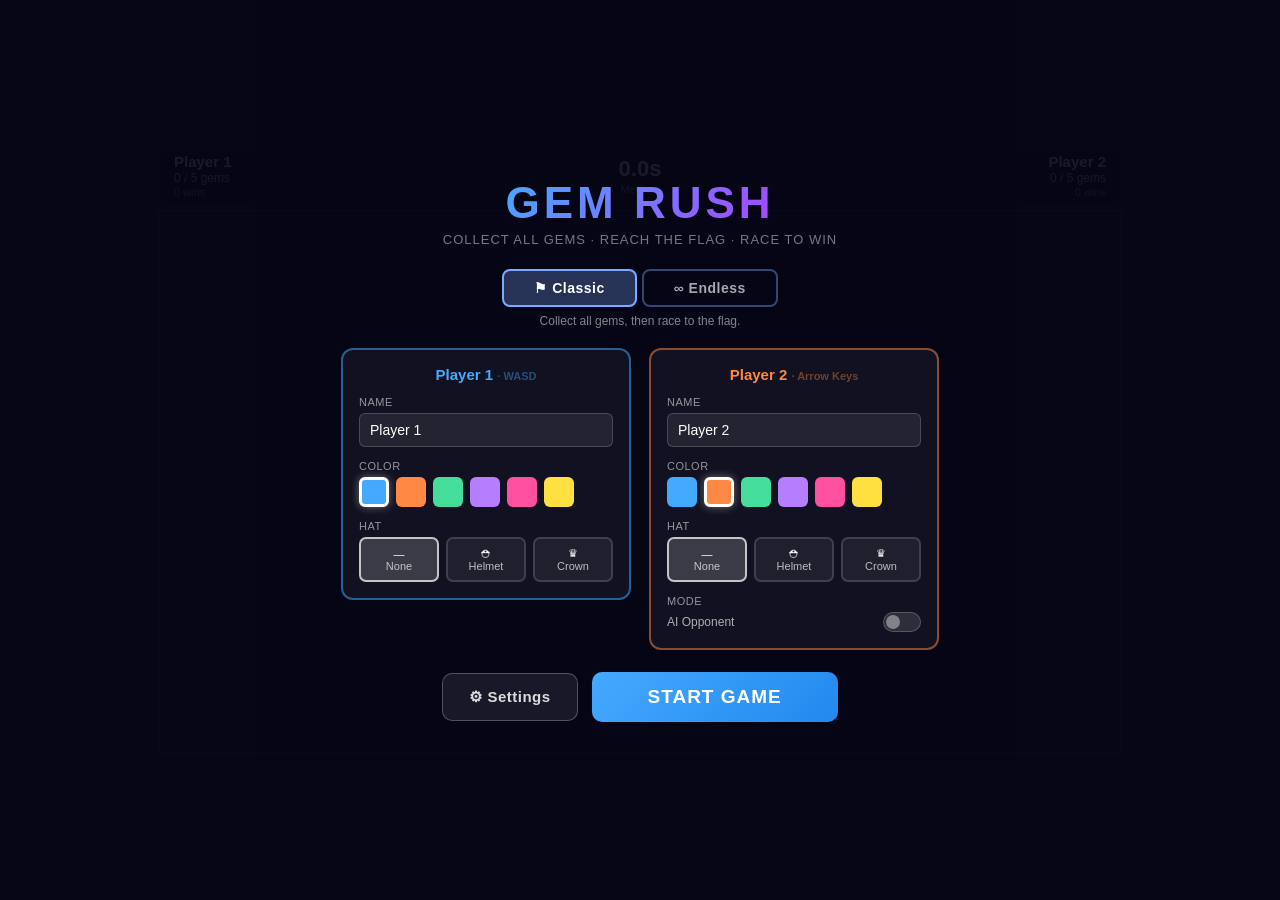
<file: index.html>
<!DOCTYPE html>
<html lang="en">
<head>
  <meta charset="UTF-8">
  <title>Gem Rush</title>
  <link rel="stylesheet" href="css/style.css">
</head>
<body>

  <!-- ── HUD ── -->
  <div id="hud">
    <div class="hud-player" id="hud-p1">
      <span class="hud-name" id="h1-name">Player 1</span>
      <span class="hud-gems" id="h1-gems">0 / 5 gems</span>
      <span class="hud-wins" id="h1-wins">0 wins</span>
    </div>
    <div id="hud-center">
      <div id="timer-display">0.0s</div>
      <div id="diff-badge">Medium</div>
    </div>
    <div class="hud-player" id="hud-p2" style="align-items:flex-end">
      <span class="hud-name" id="h2-name">Player 2</span>
      <span class="hud-gems" id="h2-gems">0 / 5 gems</span>
      <span class="hud-wins" id="h2-wins">0 wins</span>
    </div>
  </div>

  <!-- ── Game canvas ── -->
  <canvas id="game" width="960" height="540"></canvas>
  <div id="game-controls" class="hidden">
    <button class="game-ctrl-btn" id="restart-btn">↺ Restart</button>
    <button class="game-ctrl-btn" id="menu-btn">⌂ Main Menu</button>
    <button class="game-ctrl-btn" id="debug-btn">⬡ AI Debug</button>
  </div>

  <!-- ── Main menu ── -->
  <div class="overlay" id="menu-overlay">
    <div id="setup-title">GEM RUSH</div>
    <div id="setup-sub">COLLECT ALL GEMS · REACH THE FLAG · RACE TO WIN</div>

    <div id="mode-select">
      <div class="seg mode-seg">
        <button class="mode-btn selected" data-m="classic">⚑ Classic</button>
        <button class="mode-btn" data-m="endless">∞ Endless</button>
      </div>
      <div id="mode-desc">Collect all gems, then race to the flag.</div>
    </div>

    <div id="menu-grid">

      <!-- Player 1 -->
      <div class="player-card p1-card">
        <div class="card-title" style="color:#4af">Player 1 <span class="card-sub">· WASD</span></div>
        <div>
          <div class="field-label">NAME</div>
          <input class="name-input" id="p1-name" type="text" value="Player 1" maxlength="12" spellcheck="false">
        </div>
        <div>
          <div class="field-label">COLOR</div>
          <div class="color-row" id="p1-colors"></div>
        </div>
        <div>
          <div class="field-label">HAT</div>
          <div class="hat-row" id="p1-hats"></div>
        </div>
      </div>

      <!-- Player 2 -->
      <div class="player-card p2-card">
        <div class="card-title" style="color:#f84">Player 2 <span class="card-sub" id="p2-sub">· Arrow Keys</span></div>
        <div>
          <div class="field-label">NAME</div>
          <input class="name-input" id="p2-name" type="text" value="Player 2" maxlength="12" spellcheck="false">
        </div>
        <div>
          <div class="field-label">COLOR</div>
          <div class="color-row" id="p2-colors"></div>
        </div>
        <div>
          <div class="field-label">HAT</div>
          <div class="hat-row" id="p2-hats"></div>
        </div>
        <div>
          <div class="field-label">MODE</div>
          <div class="ai-row">
            <span class="ai-lbl">AI Opponent</span>
            <label class="toggle-switch">
              <input type="checkbox" id="ai-toggle">
              <span class="toggle-track"></span>
            </label>
          </div>
        </div>
      </div>

    </div>

    <div class="menu-btns">
      <button id="open-settings-btn">⚙ Settings</button>
      <button id="start-btn">START GAME</button>
    </div>
  </div>

  <!-- ── Settings menu ── -->
  <div class="overlay hidden" id="settings-overlay">
    <div id="settings-title">SETTINGS</div>

    <div id="settings-panel">

      <!-- Difficulty presets -->
      <div class="set-section">
        <div class="set-section-title">DIFFICULTY PRESET</div>
        <div class="preset-row">
          <button class="preset-btn preset-easy"   data-p="easy">Easy</button>
          <button class="preset-btn preset-medium" data-p="medium">Medium</button>
          <button class="preset-btn preset-hard"   data-p="hard">Hard</button>
        </div>
        <div class="set-hint">Presets fill the options below — tweak any of them to make it your own.</div>
      </div>

      <!-- Movement -->
      <div class="set-section">
        <div class="set-section-title">MOVEMENT</div>
        <div class="set-row">
          <span class="set-lbl">Speed</span>
          <input type="range" id="set-speed" min="1" max="5" step="1" value="3">
          <span class="set-val" id="set-speed-val">Normal</span>
        </div>
        <div class="set-row">
          <span class="set-lbl">Jump Height</span>
          <input type="range" id="set-jump" min="1" max="5" step="1" value="2">
          <span class="set-val" id="set-jump-val">Normal</span>
        </div>
      </div>

      <!-- Level -->
      <div class="set-section">
        <div class="set-section-title">LEVEL</div>
        <div class="set-row">
          <span class="set-lbl">Blocks</span>
          <input type="range" id="set-plat" min="1" max="5" step="1" value="3">
          <span class="set-val" id="set-plat-val">Normal</span>
        </div>
        <div class="set-row">
          <span class="set-lbl">Gems</span>
          <div class="stepper">
            <button id="set-gems-dec">−</button>
            <span id="set-gems-val">5</span>
            <button id="set-gems-inc">+</button>
          </div>
        </div>
      </div>

      <!-- Endless mode -->
      <div class="set-section" id="endless-section">
        <div class="set-section-title">ENDLESS MODE</div>
        <div class="set-row">
          <span class="set-lbl">Time Limit</span>
          <div class="stepper">
            <button id="set-time-dec">−</button>
            <span id="set-time-val">90s</span>
            <button id="set-time-inc">+</button>
          </div>
        </div>
        <div class="set-hint">Split-screen — both players race to grab the most gems before time runs out.</div>
      </div>

      <!-- Hazards -->
      <div class="set-section">
        <div class="set-section-title">HAZARDS</div>
        <div class="set-row set-row-stack">
          <span class="set-lbl">Spikes</span>
          <div class="seg">
            <button class="spike-btn" data-s="none">None</button>
            <button class="spike-btn selected" data-s="normal">Normal</button>
            <button class="spike-btn" data-s="heavy">Heavy</button>
          </div>
        </div>
        <div class="set-row">
          <span class="set-lbl">Moving Platforms</span>
          <label class="toggle-switch">
            <input type="checkbox" id="set-moving" checked>
            <span class="toggle-track"></span>
          </label>
        </div>
        <div class="set-row" id="moving-speed-row">
          <span class="set-lbl">Platform Speed</span>
          <input type="range" id="set-moving-speed" min="1" max="5" step="1" value="3">
          <span class="set-val" id="set-moving-speed-val">Normal</span>
        </div>
        <div class="set-row">
          <span class="set-lbl">Moving Spikes</span>
          <label class="toggle-switch">
            <input type="checkbox" id="set-moving-spikes">
            <span class="toggle-track"></span>
          </label>
        </div>
      </div>

    </div>

    <button id="settings-done">DONE</button>
  </div>

  <!-- ── Win overlay ── -->
  <div class="overlay hidden" id="win-overlay">
    <div id="win-title">Player 1 Wins!</div>
    <div id="win-time">Time: 0.00s</div>
    <div id="scoreboard">
      <h3>SCOREBOARD</h3>
      <div class="sb-row">
        <div><div class="sb-name" id="sb1-name">Player 1</div><div class="sb-label">WINS</div></div>
        <div class="sb-wins" id="sb1-wins">0</div>
      </div>
      <div class="sb-row">
        <div><div class="sb-name" id="sb2-name">Player 2</div><div class="sb-label">WINS</div></div>
        <div class="sb-wins" id="sb2-wins">0</div>
      </div>
    </div>
    <div class="win-btns">
      <button class="win-btn primary" id="again-btn">Play Again</button>
      <button class="win-btn"         id="settings-btn">Main Menu</button>
    </div>
  </div>

  <!-- Scripts loaded in dependency order -->
  <script src="js/constants.js"></script>
  <script src="js/jump.js"></script>
  <script src="js/state.js"></script>
  <script src="js/levelgen.js"></script>
  <script src="js/endlessgen.js"></script>
  <script src="js/ai.js"></script>
  <script src="js/physics.js"></script>
  <script src="js/draw.js"></script>
  <script src="js/menu.js"></script>
  <script src="js/ui.js"></script>
  <script src="js/main.js"></script>

</body>
</html>
</file>
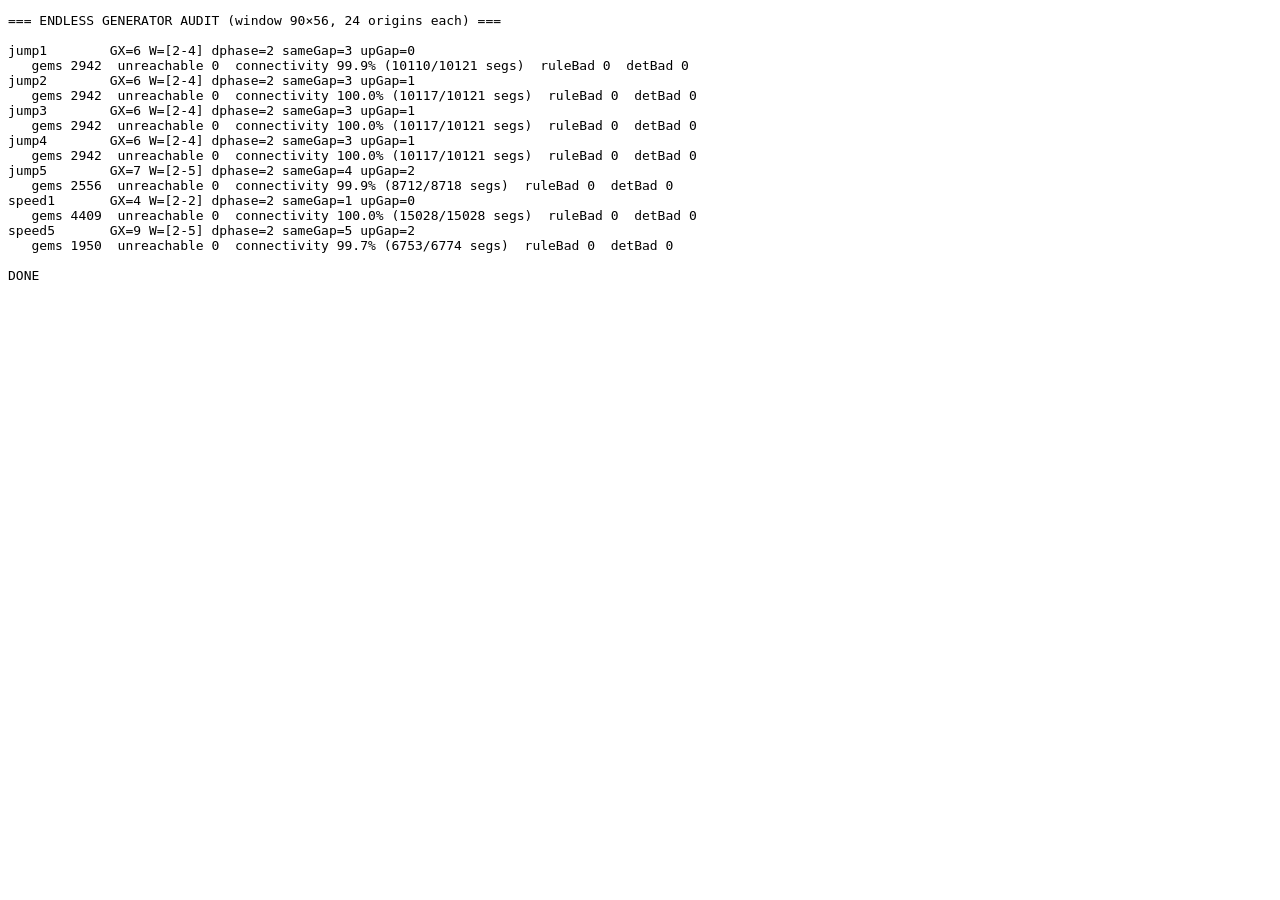
<file: test/endless.html>
<!DOCTYPE html>
<html lang="en"><head><meta charset="UTF-8"><title>endless gen harness</title></head>
<body>
  <pre id="out">RUNNING…</pre>

  <!-- Real generator + the actual game segment graph (now grid-sized, so it runs on
       a window cut out of the infinite field). No state.js/physics needed. -->
  <script src="../js/constants.js"></script>
  <script src="../js/jump.js"></script>
  <script src="../js/ai.js"></script>
  <script src="../js/endlessgen.js"></script>

  <script>
  (function () {
    const lines = [];
    const log = (s) => lines.push(s);

    // Materialise a window [c0,c0+W) × [r0,r0+H) of the world into a tile grid
    // (grid[r][c], r increasing downward = increasing world row, same as classic).
    function materialise(world, c0, r0, W, H) {
      const grid = [];
      for (let r = 0; r < H; r++) {
        const row = new Array(W);
        for (let c = 0; c < W; c++) row[c] = world.tileAt(c0 + c, r0 + r);
        grid.push(row);
      }
      return grid;
    }

    // Standard BFS over the real segment graph from a start segment.
    function reachable(adj, start, n) {
      const seen = new Uint8Array(n);
      if (start < 0) return seen;
      seen[start] = 1;
      const q = [start];
      for (let qi = 0; qi < q.length; qi++)
        for (const e of adj[q[qi]]) if (!seen[e.idx]) { seen[e.idx] = 1; q.push(e.idx); }
      return seen;
    }

    // Locate the segment whose surface row/col covers (gridCol, gridRow).
    function segAt(segs, gridRow, gridCol) {
      for (let i = 0; i < segs.length; i++) {
        const s = segs[i];
        if (s.row === gridRow && gridCol >= s.minCol && gridCol <= s.maxCol) return i;
      }
      return -1;
    }

    // ── Per-config audit ──────────────────────────────────────────────────────
    const W = 90, H = 56;        // window size (cols × rows)
    const ORIGINS = 24;          // random window origins per config
    const MARGIN = 8;            // keep audited gems away from the window border

    function audit(label, cfg) {
      const M = buildJumpModel(cfg);
      const P = endlessParams(M);

      let gems = 0, unreachable = 0, segTotal = 0, segReach = 0;
      let ruleBad = 0, detBad = 0;
      const examples = [];

      for (let o = 0; o < ORIGINS; o++) {
        // Deterministic but varied window origin (no Math.random — reproducible).
        const c0 = ((eHash(0xBEEF, o, 1) % 4000) | 0) - 2000;
        const r0 = ((eHash(0xF00D, o, 2) % 4000) | 0) - 2000;
        const world = buildEndlessWorld(12345, M, { gemChance: 0.5 });

        const grid = materialise(world, c0, r0, W, H);

        // Determinism: a second independent handle must produce the identical window.
        const world2 = buildEndlessWorld(12345, M, { gemChance: 0.5 });
        for (let r = 0; r < H && !detBad; r++)
          for (let c = 0; c < W; c++)
            if (world2.tileAt(c0 + c, r0 + r) !== grid[r][c]) { detBad++; break; }

        // Rule conformance: platforms only on even rows; widths in [WMIN,WMAX].
        for (let r = 0; r < H; r++) {
          const worldRow = r0 + r;
          for (let c = 0; c < W; c++) {
            if (grid[r][c] !== 1) continue;
            if ((worldRow & 1) !== 0) ruleBad++;                       // odd-row platform
          }
        }

        // Reachability on the real graph, BFS from a central segment.
        const g = buildSegGraph(grid, M);
        segTotal += g.segs.length;
        // Start from the segment nearest the window centre.
        let start = -1, bestD = 1e9;
        for (let i = 0; i < g.segs.length; i++) {
          const s = g.segs[i];
          const cx = (s.minCol + s.maxCol) / 2, cy = s.row;
          const d = Math.abs(cx - W / 2) + Math.abs(cy - H / 2);
          if (d < bestD) { bestD = d; start = i; }
        }
        const seen = reachable(g.adj, start, g.segs.length);
        for (let i = 0; i < g.segs.length; i++) if (seen[i]) segReach++;

        // Every gem in the interior must be reachable from the start segment.
        const gl = world.gemsInRect(c0 + MARGIN, r0 + MARGIN, c0 + W - 1 - MARGIN, r0 + H - 1 - MARGIN);
        for (const gem of gl) {
          gems++;
          const gridRow = (gem.row + 1) - r0;     // platform surface row in grid coords
          const gridCol = gem.col - c0;
          const si = segAt(g.segs, gridRow, gridCol);
          if (si < 0 || !seen[si]) {
            unreachable++;
            if (examples.length < 6) examples.push(`o${o} gem@${gem.col},${gem.row} seg=${si}`);
          }
        }
      }

      const connPct = segTotal ? (100 * segReach / segTotal).toFixed(1) : '—';
      log(`${label.padEnd(12)} GX=${P.GX} W=[${P.WMIN}-${P.WMAX}] dphase=${P.DPHASE} ` +
          `sameGap=${P.sameGap} upGap=${P.upGap}`);
      log(`   gems ${gems}  unreachable ${unreachable}  connectivity ${connPct}% ` +
          `(${segReach}/${segTotal} segs)  ruleBad ${ruleBad}  detBad ${detBad}`);
      if (examples.length) log('   e.g. ' + examples.join('  |  '));
    }

    log('=== ENDLESS GENERATOR AUDIT (window ' + W + '×' + H + ', ' + ORIGINS + ' origins each) ===\n');
    for (let lvl = 1; lvl <= 5; lvl++) {
      const j = JUMP_LEVELS[lvl];
      audit('jump' + lvl, { gravity: j.gravity, jump: j.jump, speed: SPEED_LEVELS[3] });
    }
    for (const sp of [1, 5]) {
      const j = JUMP_LEVELS[3];
      audit('speed' + sp, { gravity: j.gravity, jump: j.jump, speed: SPEED_LEVELS[sp] });
    }

    log('\nDONE');
    document.getElementById('out').textContent = lines.join('\n');
  })();
  </script>
</body>
</html>
</file>
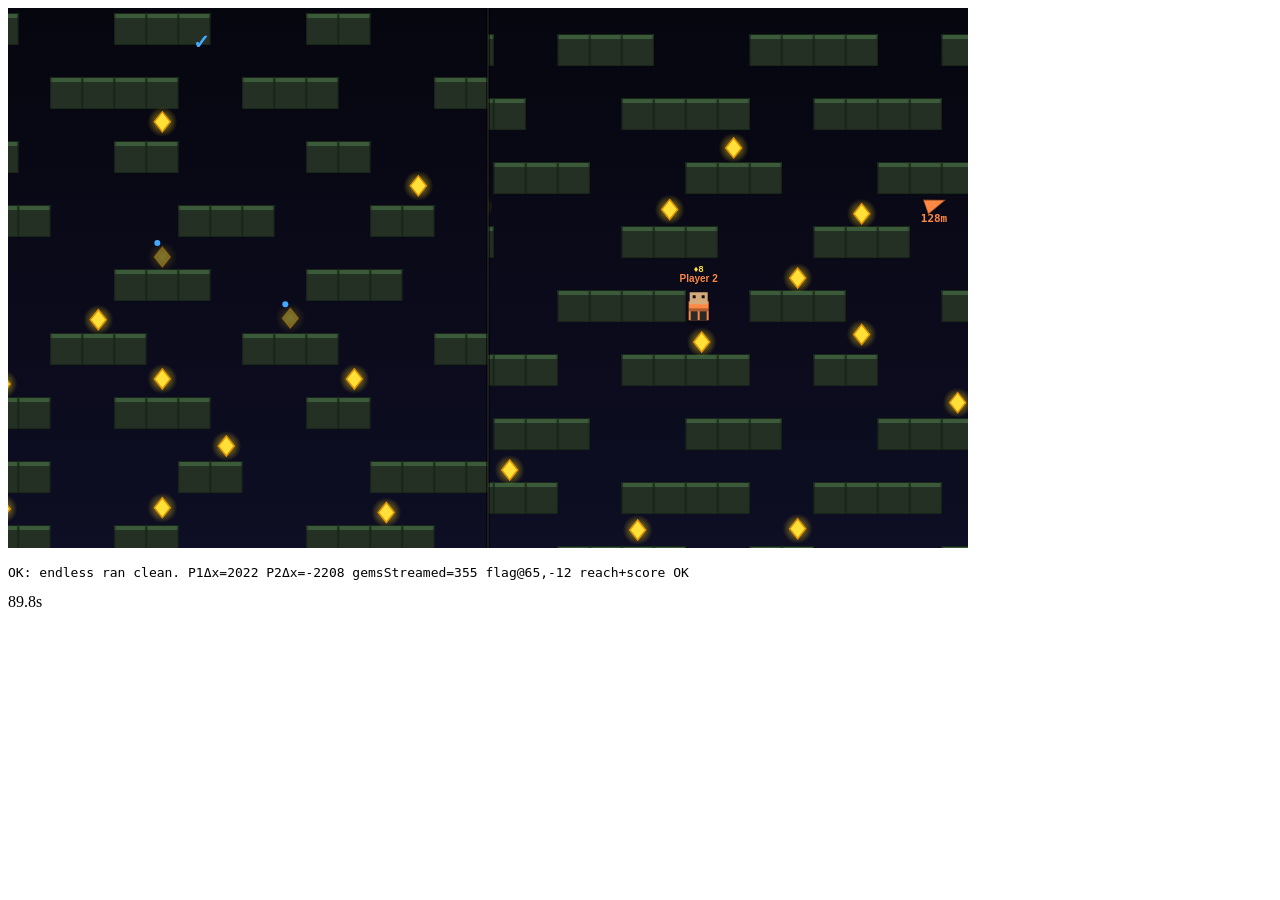
<file: test/endlesscheck.html>
<!DOCTYPE html>
<html lang="en"><head><meta charset="UTF-8"><title>endless play check</title></head>
<body>
  <canvas id="game" width="960" height="540"></canvas>
  <pre id="out">running</pre>
  <div id="timer-display"></div>
  <script>
    window.__errors = [];
    window.onerror = (m, s, l, c) => { window.__errors.push(m + ' @' + l + ':' + c); };
  </script>
  <script src="../js/constants.js"></script>
  <script src="../js/jump.js"></script>
  <script src="../js/state.js"></script>
  <script src="../js/levelgen.js"></script>
  <script src="../js/endlessgen.js"></script>
  <script src="../js/ai.js"></script>
  <script src="../js/physics.js"></script>
  <script src="../js/draw.js"></script>
  <script>
    // Stub the DOM-facing helpers (ui.js/menu.js not loaded here).
    window.__ended = false;
    function refreshHUD(){} function endGame(){} function initMenu(){}
    function endEndless(){ window.__ended = true; gameRunning = false; }
  </script>
  <script src="../js/main.js"></script>
  <script>
  (function () {
    const out = document.getElementById('out');
    try {
      gameMode = 'endless';
      timeLimit = 90;
      initGame();                       // → initEndless()

      const p0 = players[0], p1 = players[1];
      const x0 = p0.x, x1 = p1.x;
      let everGround0 = false;

      // Drive both players: P1 holds right, P2 holds left; both jump periodically.
      for (let f = 0; f < 600; f++) {
        animTick++;
        keysDown['d'] = true;  keysDown['ArrowLeft'] = true;
        const jump = (f % 45) < 3;
        keysDown['w'] = jump;  keysDown['ArrowUp'] = jump;
        updateEndless();
        drawEndless();
        if (p0.onGround) everGround0 = true;
      }

      const moved0 = Math.abs(p0.x - x0) > TILE;
      const moved1 = Math.abs(p1.x - x1) > TILE;
      const streamed = endlessGems.size > 0;
      const sane0 = isFinite(p0.x) && isFinite(p0.y);
      const sane1 = isFinite(p1.x) && isFinite(p1.y);

      // Explicit pickup: drop P1 exactly on a nearby gem and confirm it registers.
      let pickupOk = false;
      const cc = Math.floor(p0.x / TILE), cr = Math.floor(p0.y / TILE);
      const near = endlessWorld.gemsInRect(cc - 12, cr - 12, cc + 12, cr + 12);
      if (near.length) {
        const g = near[0];
        p0.x = g.col * TILE + TILE / 2 - p0.w / 2;
        p0.y = g.row * TILE + TILE / 2 - p0.h / 2;
        const before = p0.gemsCollected;
        materializeGemsAround(p0);
        collectEndlessGems(p0);
        pickupOk = p0.gemsCollected > before;
      }

      // Flag: defined on a platform, arrow renders in all branches, contact finishes
      // the player, and the run ends once both players have finished.
      const flagDefined = isFinite(endlessFlag.col) && isFinite(endlessFlag.row);
      keysDown['d'] = keysDown['ArrowLeft'] = keysDown['w'] = keysDown['ArrowUp'] = false;
      p0.finished = false;
      p0.x = endlessFlag.col * TILE + TILE / 2 - p0.w / 2;
      p0.y = endlessFlag.row * TILE - p0.h;
      drawEndless();                 // flag on-screen, not yet reached (marker branch)
      updatePlayer(p0);              // contact → finished
      const reachedFlag = p0.finished;
      drawEndless();                 // finished → ✓ branch
      window.__ended = false;
      p1.finished = true;
      updateEndless();               // both finished → endEndless()
      const endedOnBoth = window.__ended === true;

      const fails = [];
      if (window.__errors.length) fails.push('JS errors: ' + window.__errors.join(' | '));
      if (!moved0)   fails.push('P1 did not move');
      if (!moved1)   fails.push('P2 did not move');
      if (!everGround0) fails.push('P1 never landed on a platform');
      if (!streamed) fails.push('no gems streamed into range');
      if (!sane0 || !sane1) fails.push('player coords went non-finite');
      if (!pickupOk) fails.push('gem pickup did not register');
      if (!flagDefined) fails.push('flag not placed');
      if (!reachedFlag) fails.push('flag contact did not finish player');
      if (!endedOnBoth) fails.push('run did not end when both finished');

      out.textContent = fails.length
        ? 'FAIL: ' + fails.join('  |  ')
        : `OK: endless ran clean. P1Δx=${(p0.x - x0).toFixed(0)} ` +
          `P2Δx=${(p1.x - x1).toFixed(0)} gemsStreamed=${endlessGems.size} ` +
          `flag@${endlessFlag.col},${endlessFlag.row} reach+score OK`;
    } catch (e) {
      out.textContent = 'EXCEPTION: ' + (e && e.stack ? e.stack : e);
    }
  })();
  </script>
</body></html>
</file>
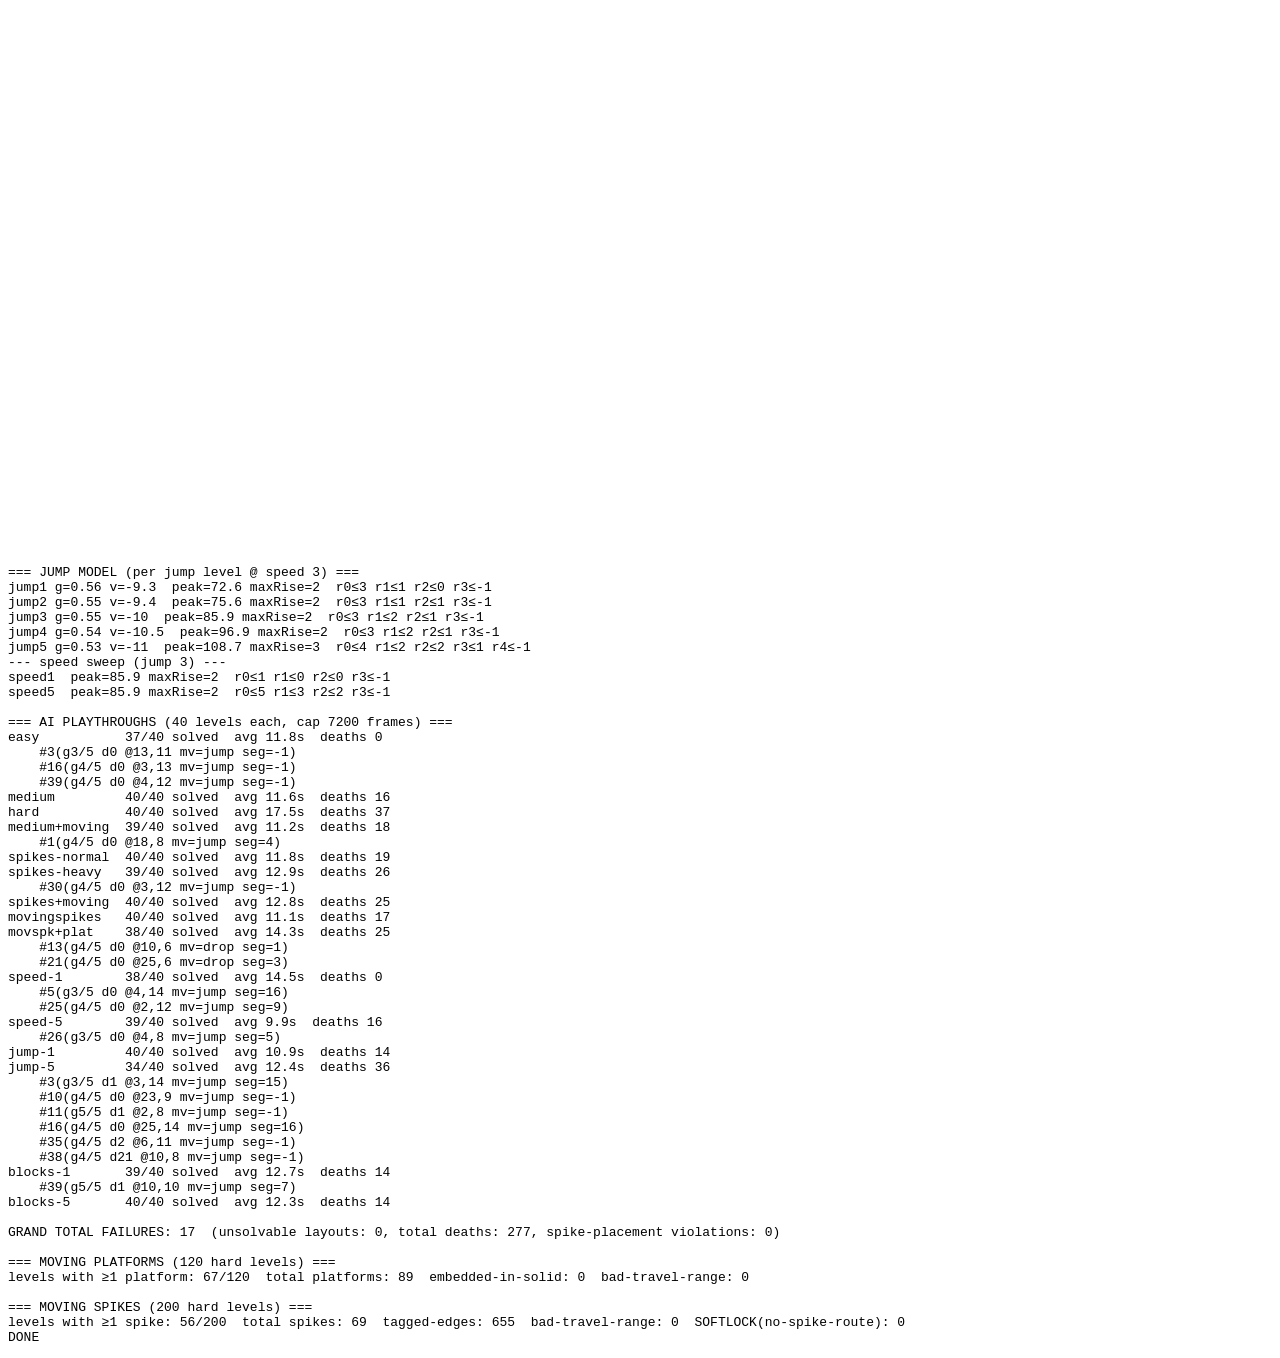
<file: test/harness.html>
<!DOCTYPE html>
<html lang="en">
<head><meta charset="UTF-8"><title>AI sim harness</title></head>
<body>
  <!-- state.js grabs this canvas; the sim never draws to it. -->
  <canvas id="game" width="960" height="540"></canvas>
  <pre id="out">RUNNING…</pre>

  <!-- Real game logic (draw.js / ui.js omitted — we never render). -->
  <script src="../js/constants.js"></script>
  <script src="../js/jump.js"></script>
  <script src="../js/state.js"></script>
  <script src="../js/levelgen.js"></script>
  <script src="../js/ai.js"></script>
  <script src="../js/physics.js"></script>

  <!-- Stubs for the DOM-facing helpers normally in ui.js / called by main.js. -->
  <script>
    function refreshHUD() {}
    function endGame()    {}
    function initMenu()   {}
  </script>

  <script src="../js/main.js"></script>

  <!-- Headless simulation: drive the AI through generated levels. -->
  <script>
  (function () {
    const lines = [];
    const log = (s) => lines.push(s);

    // ── Seeded RNG so every playthrough is reproducible across runs ───────
    function mulberry32(a) {
      return function () {
        a |= 0; a = (a + 0x6D2B79F5) | 0;
        let t = Math.imul(a ^ (a >>> 15), 1 | a);
        t = (t + Math.imul(t ^ (t >>> 7), 61 | t)) ^ t;
        return ((t ^ (t >>> 14)) >>> 0) / 4294967296;
      };
    }
    let rng = Math.random;
    Math.random = () => rng();
    const seedFor = (label, i) => {
      let h = 2166136261 >>> 0;
      const s = label + ':' + i;
      for (let k = 0; k < s.length; k++) { h ^= s.charCodeAt(k); h = Math.imul(h, 16777619); }
      return h >>> 0;
    };

    // Audit a freshly-generated level against the AI's OWN graph: is the flag
    // (and every gem) reachable from the AI spawn? Separates gen bugs from
    // AI-execution bugs.
    // The segment the player will stand on once it falls from the spawn point:
    // the highest surface at/below spawn in the spawn column.
    function spawnSegIdx(p) {
      const col = Math.floor((p.x + p.w / 2) / TILE);
      let best = -1, bestRow = 1e9;
      for (let i = 0; i < aiSegs.length; i++) {
        const s = aiSegs[i];
        if (col >= s.minCol && col <= s.maxCol && (s.row - 1) * TILE >= p.y - 1 && s.row < bestRow)
          { best = i; bestRow = s.row; }
      }
      return best;
    }

    function audit() {
      const spawn = spawnSegIdx(players[1]);
      if (spawn < 0) return ['spawn-off-graph'];
      const bad = [];
      const fSeg = getTargetSegIdx(flagPos.col * TILE + TILE / 2, (flagPos.row - 1) * TILE);
      if (fSeg < 0 || !bfsPath(spawn, fSeg)) bad.push('flag');
      gems.forEach((g, gi) => {
        const s = getTargetSegIdx(g.x, g.y);
        if (s < 0 || !bfsPath(spawn, s)) bad.push('g' + gi);
      });
      return bad;
    }

    // Generation-correctness: a spike (tile 2) must NEVER sit where a player
    // spawns/stands, on a gem cell, or on the flag's standing/head cell. Returns
    // a list of any violations found in the freshly-generated `tiles`.
    function spikeViolations() {
      const bad = [];
      const spike = (col, row) => row >= 0 && row < MAP_H && col >= 0 && col < MAP_W && tiles[row][col] === 2;
      for (const p of players) {                    // spawn column: body row + the floor it lands on
        const col = Math.floor((p.respawnX + p.w / 2) / TILE);
        if (spike(col, 13) || spike(col, 14)) bad.push(`spawn@${col}`);
      }
      if (spike(flagPos.col, flagPos.row)) bad.push(`flag@${flagPos.col},${flagPos.row}`);
      gems.forEach((g, gi) => {                      // the gem cell and the surface under it
        const col = Math.floor(g.x / TILE), row = Math.floor(g.y / TILE);
        if (spike(col, row) || spike(col, row + 1)) bad.push('g' + gi);
      });
      return bad;
    }

    // ── Jump model summary ───────────────────────────────────────────────
    // One row per jump level (at the default speed). maxRise MUST stay ≥ 2 for
    // every level — the tier-based generator seeds reachability on a 2-tile jump,
    // so any level that can't clear 2 tiles would make elevated layouts unsolvable.
    log('=== JUMP MODEL (per jump level @ speed 3) ===');
    for (let lvl = 1; lvl <= 5; lvl++) {
      const j = JUMP_LEVELS[lvl];
      const cfg = { gravity: j.gravity, jump: j.jump, speed: SPEED_LEVELS[3] };
      const m = buildJumpModel(cfg);
      const gaps = [];
      for (let r = 0; r <= m.maxRiseTiles + 1; r++) gaps.push(`r${r}≤${m.maxGapTilesForRise(r)}`);
      log(`jump${lvl} g=${j.gravity} v=${j.jump}  peak=${m.peak.toFixed(1)} maxRise=${m.maxRiseTiles}  ${gaps.join(' ')}`);
    }
    log('--- speed sweep (jump 3) ---');
    for (const lvl of [1, 5]) {
      const j = JUMP_LEVELS[3];
      const m = buildJumpModel({ gravity: j.gravity, jump: j.jump, speed: SPEED_LEVELS[lvl] });
      const gaps = [];
      for (let r = 0; r <= m.maxRiseTiles + 1; r++) gaps.push(`r${r}≤${m.maxGapTilesForRise(r)}`);
      log(`speed${lvl}  peak=${m.peak.toFixed(1)} maxRise=${m.maxRiseTiles}  ${gaps.join(' ')}`);
    }

    // ── End-to-end AI playthroughs ───────────────────────────────────────
    // Apply a settings patch, generate a level, then run the physics loop
    // headlessly until the AI (player 1) finishes or we hit the frame cap.
    const DEFAULTS = { speedLevel: 3, jumpLevel: 3, platforms: 3, gems: 5, spikes: 'normal', movingBlocks: false, movingSpeedLevel: 3, movingSpikes: false };
    const presetPatch = (name, extra) => {
      const p = {};
      SETTING_KEYS.forEach(k => { p[k] = PRESETS[name][k]; });
      return Object.assign(p, extra || {});
    };

    function playOne(patch, capFrames, seed) {
      rng        = mulberry32(seed);
      aiOpponent = true;
      settings   = Object.assign({}, DEFAULTS, patch);

      initGame();
      const ai = players[1];
      const solvable = audit();          // graph reachability from spawn
      const spikeBad = spikeViolations(); // spikes must avoid spawns/gems/flag

      let deaths = 0, wasDead = false, jumps = 0, wasGround = ai.onGround;
      for (let f = 0; f < capFrames; f++) {
        animTick++;
        updatePlatforms();
        updateMovingSpikes();
        players.forEach(updatePlayer);
        if (ai.dead && !wasDead) deaths++;
        wasDead = ai.dead;
        if (wasGround && !ai.onGround && ai.vy < 0) jumps++;
        wasGround = ai.onGround;
        if (ai.finished) return { ok: true, frames: f, gems: ai.gemsCollected, deaths, jumps, solvable, spikeBad };
      }
      const col = Math.floor((ai.x + ai.w / 2) / TILE);
      const row = Math.floor((ai.y + ai.h) / TILE);
      return {
        ok: false, frames: capFrames, gems: ai.gemsCollected, deaths, jumps, solvable, spikeBad,
        stuck: `@${col},${row} mv=${ai.aiMoveType} seg=${getPlayerSegIdx(ai)}`,
      };
    }

    const CAP = 60 * 120;    // 120 simulated seconds
    const N   = 40;          // levels per configuration

    const configs = [
      { label: 'easy',          patch: presetPatch('easy',   { movingBlocks: false }) },
      { label: 'medium',        patch: presetPatch('medium', { movingBlocks: false }) },
      { label: 'hard',          patch: presetPatch('hard',   { movingBlocks: false }) },
      { label: 'medium+moving', patch: presetPatch('medium', { movingBlocks: true  }) },
      { label: 'spikes-normal', patch: { spikes: 'normal' } },
      { label: 'spikes-heavy',  patch: { spikes: 'heavy'  } },
      { label: 'spikes+moving', patch: { spikes: 'heavy', movingBlocks: true } },
      { label: 'movingspikes',  patch: { spikes: 'normal', movingSpikes: true } },
      { label: 'movspk+plat',   patch: { spikes: 'heavy', movingBlocks: true, movingSpikes: true } },
      { label: 'speed-1',       patch: { speedLevel: 1 } },
      { label: 'speed-5',       patch: { speedLevel: 5 } },
      { label: 'jump-1',        patch: { jumpLevel: 1 } },
      { label: 'jump-5',        patch: { jumpLevel: 5 } },
      { label: 'blocks-1',      patch: { platforms: 1 } },
      { label: 'blocks-5',      patch: { platforms: 5 } },
    ];

    log('\n=== AI PLAYTHROUGHS (' + N + ' levels each, cap ' + CAP + ' frames) ===');
    let grandFail = 0, grandUnsolvable = 0, grandDeaths = 0, grandSpikeBad = 0;
    for (const c of configs) {
      let ok = 0; const fails = [];
      let sumFrames = 0, deaths = 0, spikeBad = 0;
      for (let i = 0; i < N; i++) {
        const r = playOne(c.patch, CAP, seedFor(c.label, i));
        deaths += r.deaths;
        if (r.spikeBad.length) { spikeBad++; fails.push(`#${i} SPIKE-VIOLATION[${r.spikeBad.join(',')}]`); }
        if (r.ok) { ok++; sumFrames += r.frames; }
        else {
          const unsolv = r.solvable.length > 0;
          if (unsolv) grandUnsolvable++;
          fails.push(`#${i}(g${r.gems}/${GEM_COUNT} d${r.deaths} ${unsolv ? 'UNSOLVABLE[' + r.solvable.join(',') + ']' : r.stuck})`);
        }
      }
      grandFail += (N - ok); grandDeaths += deaths; grandSpikeBad += spikeBad;
      const avg = ok ? (sumFrames / ok / 60).toFixed(1) + 's' : '—';
      log(`${c.label.padEnd(14)} ${ok}/${N} solved  avg ${avg}  deaths ${deaths}` + (spikeBad ? `  SPIKEBAD ${spikeBad}` : ''));
      if (fails.length) fails.forEach(f => log('    ' + f));
    }

    log('\nGRAND TOTAL FAILURES: ' + grandFail + '  (unsolvable layouts: ' + grandUnsolvable +
        ', total deaths: ' + grandDeaths + ', spike-placement violations: ' + grandSpikeBad + ')');

    // ── Optional per-seed trace (debugging aid; not run by default) ───────
    // Call from the console or add a line below, e.g.
    //   etrace({ jumpLevel: 5 }, seedFor('jump-5', 6), 4500);
    // It replays one seed and prints the last ~40 state-change events plus the
    // final stuck/finished status — how every AI bug in this build was found.
    window.etrace = function (patch, seed, capFrames) {
      rng = mulberry32(seed);
      aiOpponent = true;
      settings = Object.assign({}, DEFAULTS, patch);
      initGame();
      const ai = players[1];
      log(`\n=== ETRACE ${JSON.stringify(patch)} seed ${seed} gems=${GEM_COUNT} flag@${flagPos.col},${flagPos.row} ===`);
      aiSegs.forEach((s, i) => log(`  seg${i} row${s.row} cols${s.minCol}-${s.maxCol}`));
      let pg = ai.onGround, pk = '', ring = [];
      for (let f = 0; f < capFrames; f++) {
        animTick++; updatePlatforms(); updateMovingSpikes(); players.forEach(updatePlayer);
        const seg = getPlayerSegIdx(ai);
        const k = (ai.aiPath || []).join('>') + ':' + ai.aiMoveType;
        const ev = [];
        if (pg && !ai.onGround) ev.push(ai.vy < 0 ? 'JUMP' : 'off');
        if (!pg && ai.onGround) ev.push('LAND' + seg);
        if (k !== pk) ev.push('hop' + ai.aiHopFrom + '>' + ai.aiHopTo + ':' + ai.aiMoveType);
        if (ev.length) { ring.push(`  f${f} g${ai.gemsCollected} x${ai.x.toFixed(0)} y${ai.y.toFixed(0)} vy${ai.vy.toFixed(1)} jd${ai.aiJumpDir} lx${(ai.aiLandX||0).toFixed(0)} hf${ai.aiHopFrom}>${ai.aiHopTo} ${ev.join(' ')}`); if (ring.length > 40) ring.shift(); }
        pg = ai.onGround; pk = k;
        if (ai.finished) break;
      }
      ring.forEach(log);
      log(ai.finished ? '  FINISHED' : '  STUCK x' + Math.floor((ai.x + ai.w / 2) / TILE) + ' g' + ai.gemsCollected);
    };

    (function movingProbe() {
      let levels = 0, withPlat = 0, totalPlat = 0, embedded = 0, badRange = 0;
      for (let i = 0; i < 120; i++) {
        rng = mulberry32(seedFor('mv-probe', i));
        aiOpponent = true;
        settings = Object.assign({}, DEFAULTS, presetPatch('hard', { movingBlocks: true }));
        initGame();
        levels++;
        if (platforms.length) withPlat++;
        totalPlat += platforms.length;
        for (const pl of platforms) {
          if (platformHitsSolid(pl)) embedded++;                 // spawned inside a solid tile
          if (!(pl.minX < pl.maxX && pl.x >= pl.minX && pl.x <= pl.maxX - pl.w)) badRange++;
        }
      }
      log(`\n=== MOVING PLATFORMS (${levels} hard levels) ===`);
      log(`levels with ≥1 platform: ${withPlat}/${levels}  total platforms: ${totalPlat}  ` +
          `embedded-in-solid: ${embedded}  bad-travel-range: ${badRange}`);
    })();

    // ── Moving-spike generation invariants ───────────────────────────────────
    // Every committed patroller must have a valid travel range, overlap ≥1 AI hop
    // (taggedEdges > 0 when present), and — the no-softlock guarantee — leave the flag
    // and every gem reachable from the AI spawn using ONLY non-spiked edges.
    (function movingSpikeProbe() {
      const reachableNoSpike = (startIdx, endIdx) => {
        if (startIdx < 0 || endIdx < 0) return false;
        if (startIdx === endIdx) return true;
        const seen = new Uint8Array(aiSegs.length); seen[startIdx] = 1;
        const q = [startIdx];
        for (let qi = 0; qi < q.length; qi++)
          for (const e of aiAdj[q[qi]]) if (!e.spikeLane && !seen[e.idx]) { seen[e.idx] = 1; q.push(e.idx); }
        return !!seen[endIdx];
      };

      let levels = 0, withSpk = 0, totalSpk = 0, badRange = 0, taggedEdges = 0, softlock = 0;
      for (let i = 0; i < 200; i++) {
        rng = mulberry32(seedFor('mvspk-probe', i));
        aiOpponent = true;
        settings = Object.assign({}, DEFAULTS, presetPatch('hard', { movingBlocks: true, movingSpikes: true }));
        initGame();
        levels++;
        if (!movingSpikes.length) continue;
        withSpk++; totalSpk += movingSpikes.length;
        for (const s of movingSpikes)
          if (!(s.minX < s.maxX && s.x >= s.minX && s.x + s.w <= s.maxX)) badRange++;
        for (const list of aiAdj) for (const e of list) if (e.spikeLane) taggedEdges++;

        // no-softlock: flag + gems reachable from spawn with spiked edges removed
        const start = spawnSegIdx(players[1]);
        const fSeg  = getTargetSegIdx(flagPos.col * TILE + TILE / 2, (flagPos.row - 1) * TILE);
        let ok = reachableNoSpike(start, fSeg);
        for (const g of gems) ok = ok && reachableNoSpike(start, getTargetSegIdx(g.x, g.y));
        if (!ok) softlock++;
      }
      log(`\n=== MOVING SPIKES (${levels} hard levels) ===`);
      log(`levels with ≥1 spike: ${withSpk}/${levels}  total spikes: ${totalSpk}  ` +
          `tagged-edges: ${taggedEdges}  bad-travel-range: ${badRange}  SOFTLOCK(no-spike-route): ${softlock}`);
    })();

    log('DONE');
    document.getElementById('out').textContent = lines.join('\n');
  })();
  </script>
</body>
</html>
</file>
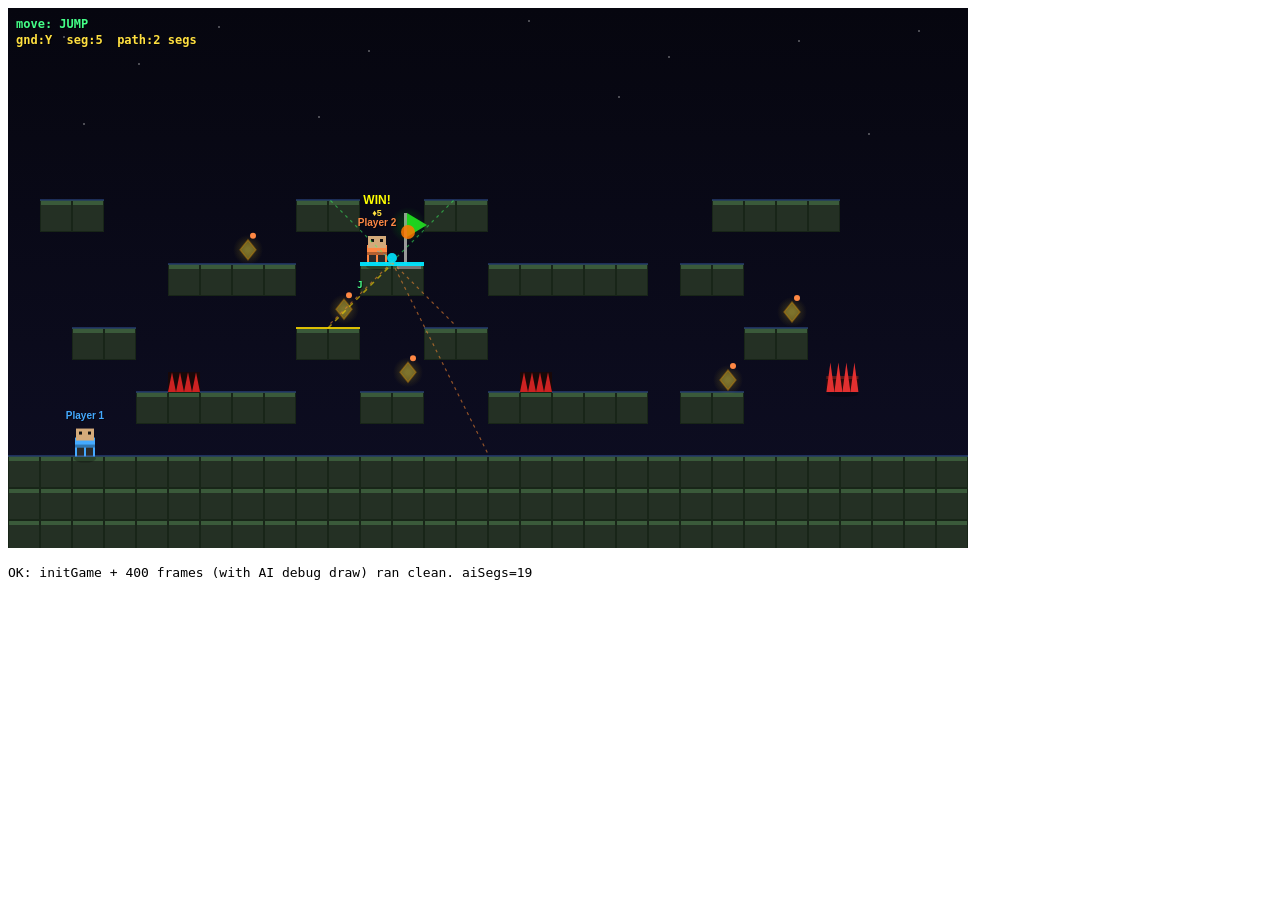
<file: test/loadcheck.html>
<!DOCTYPE html>
<html lang="en"><head><meta charset="UTF-8"><title>load check</title></head>
<body>
  <canvas id="game" width="960" height="540"></canvas>
  <pre id="out">running</pre>
  <!-- Minimal stubs for the DOM elements ui.js / main.js touch. -->
  <div id="timer-display"></div>
  <script>
    window.__errors = [];
    window.onerror = (m, s, l, c) => { window.__errors.push(m + ' @' + l + ':' + c); };
  </script>
  <!-- Real game scripts, including draw.js (AI debug overlay reads AI state). -->
  <script src="../js/constants.js"></script>
  <script src="../js/jump.js"></script>
  <script src="../js/state.js"></script>
  <script src="../js/levelgen.js"></script>
  <script src="../js/ai.js"></script>
  <script src="../js/physics.js"></script>
  <script src="../js/draw.js"></script>
  <script>
    function refreshHUD(){} function endGame(){}
    function initMenu(){}
  </script>
  <script src="../js/main.js"></script>
  <script>
  (function () {
    const out = document.getElementById('out');
    try {
      aiOpponent = true; settings.movingBlocks = true; settings.movingSpikes = true; showAIDebug = true;
      initGame();
      // Run real loop bodies (update + every draw, including drawAIDebug).
      for (let f = 0; f < 400; f++) {
        animTick++;
        updatePlatforms();
        updateMovingSpikes();
        players.forEach(updatePlayer);
        ctx.clearRect(0, 0, W, H);
        drawBG(); drawTiles(); drawPlatforms(); drawMovingSpikes(); drawFlag(); drawGems();
        players.forEach(drawPlayer);
        players.forEach(drawAIDebug);
        players.forEach(drawDeathNotice);
      }
      out.textContent = window.__errors.length
        ? 'ERRORS: ' + window.__errors.join(' | ')
        : 'OK: initGame + 400 frames (with AI debug draw) ran clean. aiSegs=' + aiSegs.length;
    } catch (e) {
      out.textContent = 'EXCEPTION: ' + (e && e.stack ? e.stack : e);
    }
  })();
  </script>
</body></html>
</file>
<file: css/style.css>
* { margin: 0; padding: 0; box-sizing: border-box; }
body {
  background: #0a0a1a;
  display: flex; flex-direction: column; align-items: center; justify-content: center;
  min-height: 100vh;
  font-family: 'Segoe UI', sans-serif;
  color: white;
}

/* ── HUD ── */
#hud {
  width: 960px; display: flex; justify-content: space-between; align-items: center;
  padding: 6px 14px; margin-bottom: 6px;
  background: rgba(0,0,0,0.55); border-radius: 8px;
}
.hud-player { display: flex; flex-direction: column; gap: 1px; }
#hud-p2 { align-items: flex-end; }
.hud-name { font-size: 15px; font-weight: bold; }
.hud-gems { font-size: 12px; opacity: 0.85; }
.hud-wins { font-size: 11px; opacity: 0.55; }
#hud-center { text-align: center; }
#timer-display { font-size: 22px; font-weight: bold; }
#diff-badge { font-size: 11px; opacity: 0.6; margin-top: 1px; }

canvas { border: 2px solid #222; display: block; }

/* ── In-game controls ── */
#game-controls { width: 960px; display: flex; justify-content: flex-end; gap: 8px; margin-top: 8px; }
#game-controls.hidden { display: none; }
.game-ctrl-btn {
  padding: 6px 16px; font-size: 12px;
  border: 1px solid rgba(255,255,255,0.2); border-radius: 6px;
  background: rgba(255,255,255,0.07); color: rgba(255,255,255,0.6);
  cursor: pointer; transition: all 0.13s;
}
.game-ctrl-btn:hover { background: rgba(255,255,255,0.15); color: white; border-color: rgba(255,255,255,0.4); }

/* ── Overlays (shared) ── */
.overlay {
  position: fixed; top: 0; left: 0; width: 100%; height: 100%;
  background: rgba(6,6,22,0.92);
  display: flex; flex-direction: column; align-items: center; justify-content: center;
  z-index: 100; padding: 20px;
}
.overlay.hidden { display: none; }

/* ── Setup screen ── */
#setup-title {
  font-size: 44px; font-weight: 900; letter-spacing: 4px; margin-bottom: 4px;
  background: linear-gradient(135deg,#4af,#a4f);
  -webkit-background-clip: text; background-clip: text; -webkit-text-fill-color: transparent;
}
#setup-sub { font-size: 13px; opacity: 0.45; margin-bottom: 22px; letter-spacing: 1px; }

/* Game-mode selector (main menu) */
#mode-select { display: flex; flex-direction: column; align-items: center; gap: 7px; margin-bottom: 20px; }
.mode-seg { gap: 8px; }
.mode-btn {
  padding: 9px 30px; font-size: 14px; font-weight: bold; letter-spacing: 0.5px;
  border: 2px solid rgba(122,170,255,0.4); border-radius: 8px;
  background: transparent; color: rgba(255,255,255,0.65); cursor: pointer; transition: all 0.13s;
}
.mode-btn:hover { background: rgba(122,170,255,0.14); color: #fff; }
.mode-btn.selected { background: rgba(122,170,255,0.28); border-color: #7aabff; color: #fff; }
#mode-desc { font-size: 12px; opacity: 0.5; }

#menu-grid { display: grid; grid-template-columns: 290px 290px; gap: 18px; align-items: start; }

.player-card {
  background: rgba(255,255,255,0.05); border: 2px solid;
  border-radius: 12px; padding: 16px;
  display: flex; flex-direction: column; gap: 13px;
}
.p1-card { border-color: rgba(68,170,255,0.5); }
.p2-card { border-color: rgba(255,136,68,0.5); }
.card-title { font-size: 15px; font-weight: bold; text-align: center; }
.card-sub  { font-size: 11px; opacity: 0.4; }
.field-label { font-size: 11px; opacity: 0.55; margin-bottom: 5px; letter-spacing: 0.5px; }

.name-input {
  width: 100%; padding: 8px 10px;
  background: rgba(255,255,255,0.08); border: 1px solid rgba(255,255,255,0.18);
  border-radius: 6px; color: white; font-size: 14px; outline: none;
}
.name-input:focus { border-color: rgba(255,255,255,0.45); background: rgba(255,255,255,0.12); }

.color-row { display: flex; gap: 7px; flex-wrap: wrap; }
.swatch {
  width: 30px; height: 30px; border-radius: 6px; cursor: pointer;
  border: 3px solid transparent; transition: transform 0.12s, border-color 0.12s;
}
.swatch:hover { transform: scale(1.15); }
.swatch.selected { border-color: #fff; box-shadow: 0 0 8px rgba(255,255,255,0.4); }

.hat-row { display: flex; gap: 7px; }
.hat-btn {
  flex: 1; padding: 8px 4px;
  background: rgba(255,255,255,0.06); border: 2px solid rgba(255,255,255,0.15);
  border-radius: 7px; color: white; cursor: pointer; font-size: 11px; text-align: center;
  transition: all 0.12s;
}
.hat-btn:hover { background: rgba(255,255,255,0.12); }
.hat-btn.selected { border-color: rgba(255,255,255,0.7); background: rgba(255,255,255,0.18); }

.ai-row {
  display: flex; align-items: center; justify-content: space-between;
  width: 100%; gap: 10px;
}
.ai-lbl { font-size: 12px; opacity: 0.65; }
.toggle-switch { position: relative; width: 38px; height: 20px; flex-shrink: 0; }
.toggle-switch input { opacity: 0; width: 0; height: 0; position: absolute; }
.toggle-track {
  position: absolute; inset: 0; border-radius: 20px; cursor: pointer;
  background: rgba(255,255,255,0.12); border: 1px solid rgba(255,255,255,0.2);
  transition: background 0.18s, border-color 0.18s;
}
.toggle-track::before {
  content: ''; position: absolute;
  width: 14px; height: 14px; border-radius: 50%;
  background: rgba(255,255,255,0.4); top: 2px; left: 2px;
  transition: transform 0.18s, background 0.18s;
}
.toggle-switch input:checked + .toggle-track { background: rgba(68,170,255,0.35); border-color: #4af; }
.toggle-switch input:checked + .toggle-track::before { transform: translateX(18px); background: #4af; }

/* ── Menu buttons ── */
.menu-btns { display: flex; gap: 14px; margin-top: 22px; align-items: center; }

#start-btn {
  padding: 14px 56px; font-size: 19px; font-weight: bold;
  background: linear-gradient(135deg,#4af,#28e); border: none; border-radius: 10px;
  color: white; cursor: pointer; letter-spacing: 1px; transition: transform 0.1s, opacity 0.1s;
}
#start-btn:hover  { transform: scale(1.04); opacity: 0.9; }
#start-btn:active { transform: scale(0.97); }

#open-settings-btn {
  padding: 14px 26px; font-size: 15px; font-weight: bold;
  background: rgba(255,255,255,0.08); border: 1px solid rgba(255,255,255,0.25);
  border-radius: 10px; color: rgba(255,255,255,0.85); cursor: pointer;
  letter-spacing: 0.5px; transition: all 0.13s;
}
#open-settings-btn:hover { background: rgba(255,255,255,0.16); border-color: rgba(255,255,255,0.5); color: #fff; }

/* ── Settings screen ── */
#settings-title {
  font-size: 34px; font-weight: 900; letter-spacing: 3px; margin-bottom: 18px;
  background: linear-gradient(135deg,#c9f,#7af);
  -webkit-background-clip: text; background-clip: text; -webkit-text-fill-color: transparent;
}

#settings-panel {
  width: 460px; max-width: 92vw;
  display: flex; flex-direction: column; gap: 14px;
}

.set-section {
  background: rgba(255,255,255,0.05); border: 1px solid rgba(255,255,255,0.12);
  border-radius: 12px; padding: 14px 18px;
  display: flex; flex-direction: column; gap: 11px;
}
.set-section-title {
  font-size: 11px; font-weight: bold; letter-spacing: 1.5px;
  color: rgba(255,255,255,0.5);
}
.set-hint { font-size: 11px; opacity: 0.4; line-height: 1.4; }

.set-row { display: flex; align-items: center; gap: 14px; }
.set-row-stack { flex-direction: column; align-items: stretch; gap: 7px; }
.set-lbl { font-size: 14px; flex: 0 0 130px; opacity: 0.9; }
.set-row-stack .set-lbl { flex: none; opacity: 0.55; font-size: 12px; }
.set-row input[type="range"] { flex: 1; min-width: 0; accent-color: #c9f; cursor: pointer; }
.set-val {
  flex: 0 0 84px; text-align: right; font-size: 13px; font-weight: bold; color: #d9b8ff;
}
.set-row.disabled { opacity: 0.4; }

/* Preset buttons */
.preset-row { display: flex; gap: 8px; }
.preset-btn {
  flex: 1; padding: 11px 8px; border: 2px solid; border-radius: 8px;
  cursor: pointer; font-size: 14px; font-weight: bold;
  background: transparent; color: white; transition: all 0.14s;
}
.preset-btn:hover { opacity: 0.78; }
.preset-btn.selected { color: #000 !important; }
.preset-easy            { border-color: #4d9; }
.preset-easy.selected   { background: #4d9; }
.preset-medium          { border-color: #fa4; }
.preset-medium.selected { background: #fa4; }
.preset-hard            { border-color: #f54; }
.preset-hard.selected   { background: #f54; }

/* Gems stepper */
.stepper { display: flex; align-items: center; gap: 10px; margin-left: auto; }
.stepper button {
  width: 28px; height: 28px; border-radius: 6px;
  border: 1px solid rgba(255,255,255,0.2); background: rgba(255,255,255,0.07);
  color: white; cursor: pointer; font-size: 18px; line-height: 1;
  transition: background 0.12s;
}
.stepper button:hover { background: rgba(255,255,255,0.18); }
#set-gems-val { font-size: 16px; font-weight: bold; min-width: 22px; text-align: center; }

/* Spikes segmented control */
.seg { display: flex; gap: 5px; }
.spike-btn {
  flex: 1; padding: 8px 4px; font-size: 12px; font-weight: bold; letter-spacing: 0.3px;
  border: 1px solid rgba(201,153,255,0.35); border-radius: 6px;
  background: transparent; color: rgba(255,255,255,0.6); cursor: pointer; transition: all 0.12s;
}
.spike-btn:hover { background: rgba(201,153,255,0.15); color: white; }
.spike-btn.selected { background: rgba(201,153,255,0.28); border-color: #c9f; color: white; }

#settings-done {
  margin-top: 20px; padding: 13px 56px; font-size: 17px; font-weight: bold;
  background: linear-gradient(135deg,#c9f,#7af); border: none; border-radius: 10px;
  color: #14102a; cursor: pointer; letter-spacing: 1px; transition: transform 0.1s, opacity 0.1s;
}
#settings-done:hover  { transform: scale(1.04); opacity: 0.92; }
#settings-done:active { transform: scale(0.97); }

/* ── Win screen ── */
#win-title { font-size: 54px; font-weight: 900; letter-spacing: 2px; }
#win-time  { font-size: 18px; opacity: 0.65; margin-bottom: 8px; }

#scoreboard { background: rgba(255,255,255,0.07); border-radius: 12px; padding: 18px 44px; min-width: 280px; }
#scoreboard h3 { font-size: 13px; letter-spacing: 2px; opacity: 0.5; text-align: center; margin-bottom: 12px; }
.sb-row {
  display: flex; justify-content: space-between; align-items: center;
  padding: 9px 0; border-top: 1px solid rgba(255,255,255,0.08); gap: 24px;
}
.sb-name  { font-weight: bold; font-size: 16px; }
.sb-wins  { font-size: 26px; font-weight: 900; min-width: 32px; text-align: right; }
.sb-label { font-size: 10px; opacity: 0.4; }

.win-btns { display: flex; gap: 12px; margin-top: 16px; }
.win-btn {
  padding: 11px 26px; font-size: 15px;
  border: 2px solid rgba(255,255,255,0.25); border-radius: 8px;
  background: transparent; color: white; cursor: pointer; transition: all 0.14s;
}
.win-btn:hover { background: rgba(255,255,255,0.12); border-color: rgba(255,255,255,0.5); }
.win-btn.primary { background: rgba(255,255,255,0.15); }
</file>
